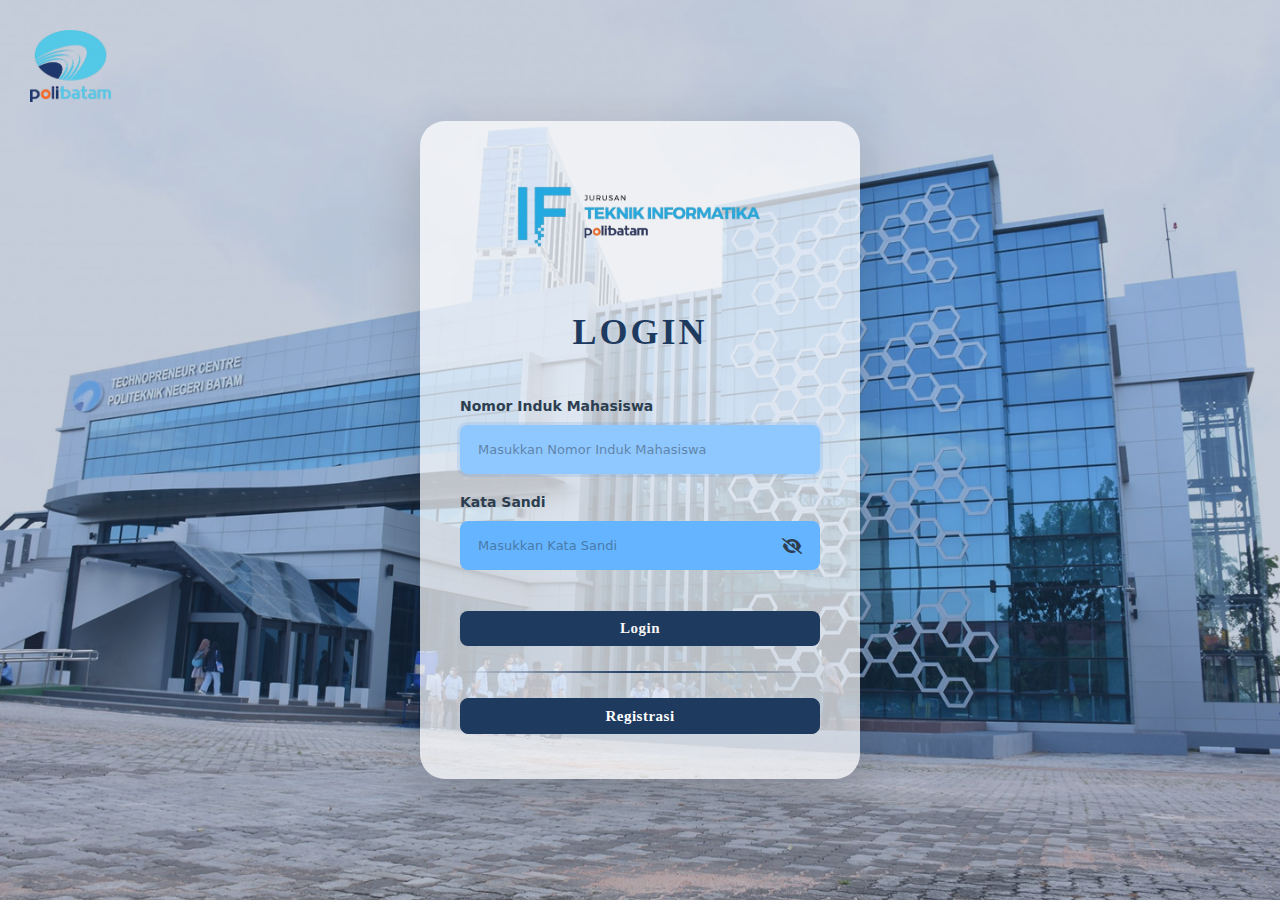
<file: IFPagi1C-6_JADWAL PERKULIAHAN MAHASISWA/index.html>
<!DOCTYPE html>
<html lang="id">

<head>
    <meta charset="UTF-8">
    <meta name="viewport" content="width=device-width, initial-scale=1.0">
    <title>Login</title>
    <link href="https://cdn.jsdelivr.net/npm/bootstrap@5.3.0/dist/css/bootstrap.min.css" rel="stylesheet">
    <link rel="stylesheet" href="https://cdnjs.cloudflare.com/ajax/libs/font-awesome/6.4.0/css/all.min.css">
    <style>
        /* body */
        body {
            margin: 0;
            padding: 0;
            min-height: 100vh;
            background-image: url('tecno.png');
            background-size: cover;
            background-position: center;
            background-repeat: no-repeat;
            display: flex;
            align-items: center;
            justify-content: center;
        }

        body::before {
            content: '';
            position: absolute;
            top: 0;
            left: 0;
            right: 0;
            bottom: 0;
            background: rgba(34, 61, 112, 0.259);
        }

        /* logo poltek */
        .logo-top-left {
            position: absolute;
            top: 30px;
            left: 30px;
            z-index: 10;
        }

        .logo-top-left img {
            width: 81px;
            height: auto;
        }

        /* container login card */
        .login-container {
            position: relative;
            z-index: 5;
            width: 100%;
            max-width: 480px;
            padding: 20px;
        }

        /* card styling */
        .login-card {
            background: rgba(255, 255, 255, 0.704);
            font-family: 'Times New Roman', Times, serif;
            border-radius: 25px;
            box-shadow: 0 20px 60px rgba(0, 0, 0, 0.2);
            padding: 30px 40px 45px 40px;
            border: none;
        }

        /* logo if */
        .logo-section {
            text-align: center;
            margin-bottom: 35px;
        }

        .logo-if {
            width: 317px;
            height: auto;
        }

        /* text login */
        .login-title {
            text-align: center;
            font-size: 36px;
            font-weight: 700;
            color: #1e3a5f;
            margin-bottom: 40px;
            letter-spacing: 3px;
        }

        /* text atas input */
        .form-label {
            font-weight: 600;
            color: #2c3e50;
            margin-bottom: 8px;
            font-size: 14px;
            font-family: system-ui, -apple-system, BlinkMacSystemFont, 'Segoe UI', Roboto, Oxygen, Ubuntu, Cantarell, 'Open Sans', 'Helvetica Neue', sans-serif;
        }

        /* input */
        .form-control {
            border: none;
            border-radius: 8px;
            padding: 14px 18px;
            font-size: 14px;
            transition: all 0.3s ease;
            background: #64b4ff;
            color: #0f1a26;
            font-family: system-ui, -apple-system, BlinkMacSystemFont, 'Segoe UI', Roboto, Oxygen, Ubuntu, Cantarell, 'Open Sans', 'Helvetica Neue', sans-serif;
        }

        .form-control:focus {
            background: #8FC7FF;
            box-shadow: 0 0 0 3px rgba(74, 144, 226, 0.15);
            outline: none;
            color: #1e3a5f;
        }

        .form-control::placeholder {
            color: rgba(46, 62, 80, 0.5);
            font-size: 13px;
        }

        /* icon mata*/
        .password-toggle {
            position: absolute;
            right: 18px;
            top: 48px;
            cursor: pointer;
            color: #2c3e50;
            transition: color 0.3s;
            font-size: 16px;
        }

        .password-toggle:hover {
            color: #FF7700;
        }

        /* BUTTON LOGIN */
        .btn-login {
            background: #1e3a5f;
            color: #f6f6f6;
            border: none;
            border-radius: 8px;
            font-weight: 600;
            font-size: 15px;
            width: 100%;
            height: auto;
            margin-top: 25px;
            transition: all 0.3s ease;
            letter-spacing: 0.5px;
        }

        .btn-login:hover {
            background: #FF7700;
            color: #f6f6f6;
            transform: translateY(-2px);
            box-shadow: 0 8px 20px rgba(30, 58, 95, 0.3);
        }

        /* garis */
        .divider {
            height: 2px;
            background: linear-gradient(to right, transparent, #1e3a5f, transparent);
            margin: 25px 0;
        }

        /* BUTTON REGISTRASI */
        .btn-register {
            background: #1e3a5f;
            color: #ffffff;
            border: 1px solid #1e3a5f;
            border-radius: 8px;
            font-weight: 600;
            font-size: 15px;
            width: 100%;
            transition: all 0.3s ease;
            letter-spacing: 0.5px;
        }

        .btn-register:hover {
            background: #FF7700;
            color: #f6f6f6;
            transform: translateY(-2px);
            box-shadow: 0 8px 20px rgba(30, 58, 95, 0.2);
        }

        @media (max-width: 576px) {
            .logo-top-left {
                top: 20px;
                left: 20px;
            }

            .logo-top-left img {
                width: 90px;
            }

            .login-card {
                padding: 35px 30px;
            }

            .login-title {
                font-size: 32px;
            }
        }
    </style>
</head>

<body>

    <!-- logo poltek -->
    <div class="logo-top-left">
        <img src="logopeltek.png" alt="Logo Polibatam">
    </div>

    <!-- MAIN CONTAINER -->
    <div class="login-container">
        <!-- LOGIN CARD -->
        <div class="login-card">
            <!-- logo if -->
            <div class="logo-section">
                <img src="logo_if.png" alt="Logo IF" class="logo-if">
            </div>
            <h2 class="login-title">LOGIN</h2>
            <!-- FORM LOGIN -->
            <form id="loginForm">

                <!-- Input Nomor Induk Mahasiswa -->
                <div class="mb-3">
                    <label for="nomorInduk" class="form-label">Nomor Induk Mahasiswa</label>
                    <input type="text" class="form-control" id="nomorInduk" placeholder="Masukkan Nomor Induk Mahasiswa"
                        required>
                </div>

                <!-- Input Kata Sandi dengan Toggle -->
                <div class="mb-3 position-relative">
                    <label for="kataSandi" class="form-label">Kata Sandi</label>
                    <input type="password" class="form-control" id="kataSandi" placeholder="Masukkan Kata Sandi"
                        required>
                    <i class="fas fa-eye-slash password-toggle" id="togglePassword"></i>
                </div>

                <!-- Button Login -->
                <button type="submit" class="btn btn-login">
                    Login
                </button>

                <!-- garis -->
                <div class="divider"></div>

                <!-- Button Registrasi -->
                <button type="button" class="btn btn-register" onclick="window.location.href='registrasi.html'">
                    Registrasi
                </button>

            </form>

        </div>
    </div>
    <!-- Bootstrap js -->
    <script src="https://cdn.jsdelivr.net/npm/bootstrap@5.3.0/dist/js/bootstrap.bundle.min.js"></script>

    <!-- JAVASCRIPT -->
    <script>
        // === TOGGLE PASSWORD VISIBILITY ===
        const togglePassword = document.getElementById('togglePassword');
        const passwordInput = document.getElementById('kataSandi');

        togglePassword.addEventListener('click', function () {
            // Toggle tipe input antara password dan text
            const type = passwordInput.getAttribute('type') === 'password' ? 'text' : 'password';
            passwordInput.setAttribute('type', type);

            // Toggle icon antara eye dan eye-slash
            this.classList.toggle('fa-eye');
            this.classList.toggle('fa-eye-slash');
        });

        // === FORM VALIDATION DAN SUBMIT ===
        const loginForm = document.getElementById('loginForm');

        loginForm.addEventListener('submit', function (e) {
            e.preventDefault(); // Mencegah form submit default

            // Ambil nilai input
            const nomorInduk = document.getElementById('nomorInduk').value;
            const kataSandi = document.getElementById('kataSandi').value;

            // Validasi sederhana
            if (nomorInduk && kataSandi) {
                console.log('Login attempt:');
                console.log('NIM:', nomorInduk);
                console.log('Password:', kataSandi);

                alert('LOGIN BERHASIL!\nSemoga Hari mu Menyenangkan😊\nTetap Semangat, Pantang Menyerah💪🏼');
                window.location.href = "dashboard.html";
            } else {
                alert('Mohon lengkapi semua field!');
            }
        });

        window.addEventListener('load', function () {
            document.getElementById('nomorInduk').focus();
        });
    </script>
</body>

</html>
</file>
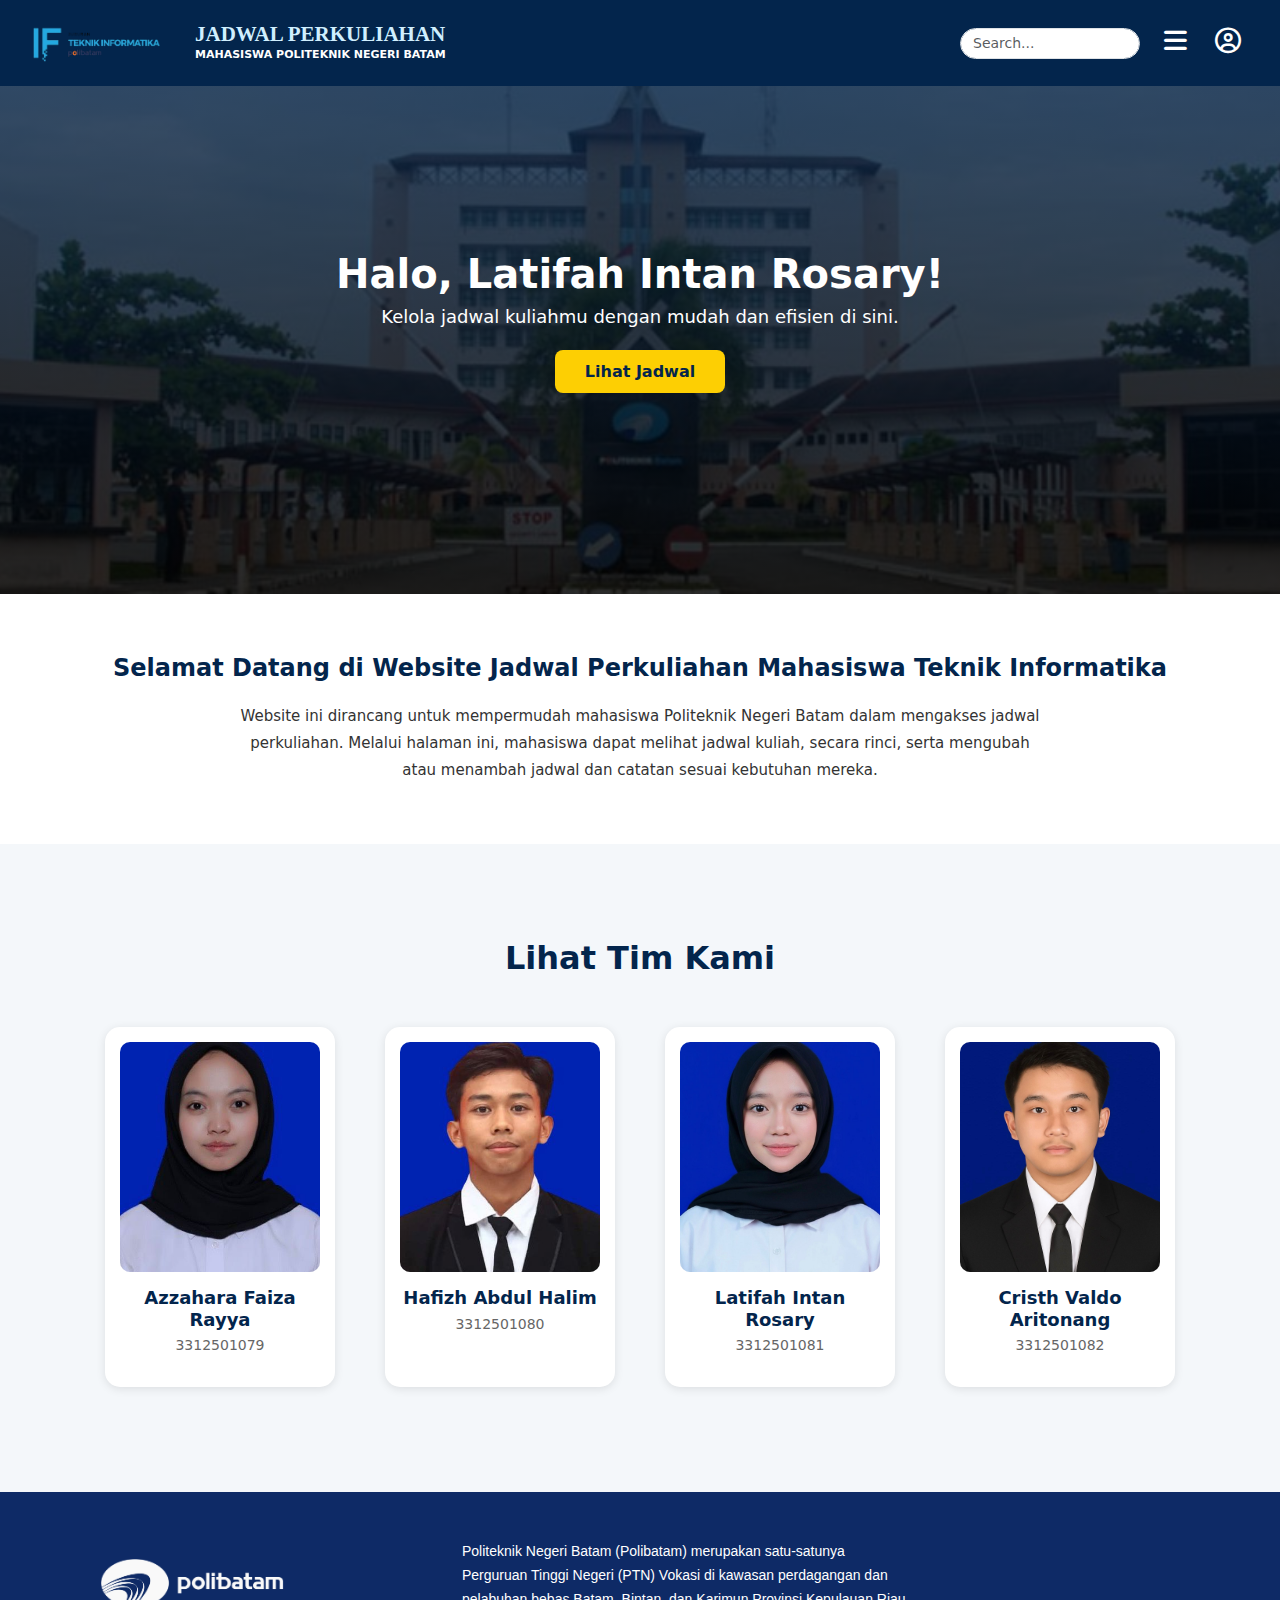
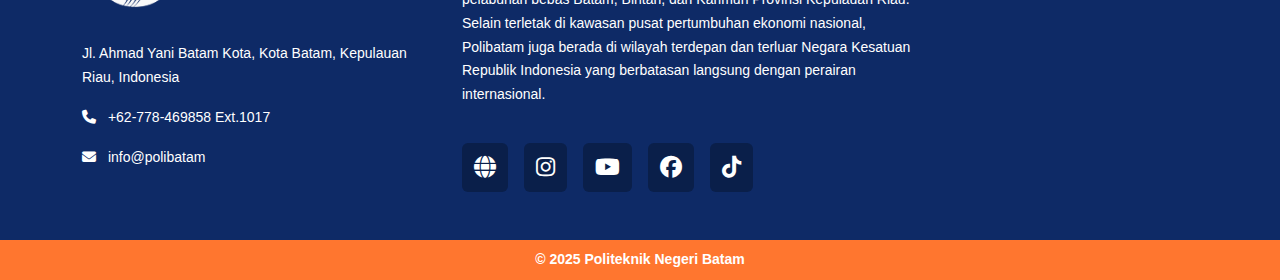
<file: IFPagi1C-6_JADWAL PERKULIAHAN MAHASISWA/dashboard.html>
<!DOCTYPE html>
<html lang="en">

<head>
  <meta charset="UTF-8" />
  <meta name="viewport" content="width=device-width, initial-scale=1.0" />
  <title>Dashboard</title>
  <link rel="stylesheet" href="styledshbrd.css" />
  <link href="https://cdn.jsdelivr.net/npm/bootstrap@5.3.3/dist/css/bootstrap.min.css" rel="stylesheet">
  <link href="https://cdnjs.cloudflare.com/ajax/libs/font-awesome/6.5.0/css/all.min.css" rel="stylesheet">
  <link rel="stylesheet" href="https://cdnjs.cloudflare.com/ajax/libs/font-awesome/6.5.0/css/all.min.css">
</head>

<body>

  <!-- NAVBAR -->
  <header class="navbar">
    <div class="nav-left">
      <img src="logo_if.png" alt="Logo Teknik Informatika" class="logo" />
      <div class="nav-text">
        <h1>JADWAL PERKULIAHAN</h1>
        <p>MAHASISWA POLITEKNIK NEGERI BATAM</p>
      </div>
    </div>

    <!-- SEARCH BAR -->
    <div class="nav-right">
      <div class="search-container me-3 position-relative">
        <input type="text" id="searchInput" placeholder="Search..." class="form-control form-control-sm"
          style="width: 180px; border-radius: 20px; padding-left: 12px;" />
        <ul id="suggestions" class="list-group position-absolute w-100" style="top: 35px; display:none; z-index:1000;">
        </ul>
      </div>


      <i class="fa-solid fa-bars menu-icon ms-2"></i>
      <i class="fa-regular fa-circle-user user-icon ms-3"></i>
    </div>
  </header>

  <!-- MENU POP-UP -->
  <div class="popup-menu" id="menuPopup">
    <ul>
      <li><a href="dashboard.html">Dashboard</a></li>
      <li><a href="kelolajadwal.html">Kelola Jadwal</a></li>
      <li><a href="jadwalutama.html">Jadwal Utama</a></li>
    </ul>
  </div>

  <!-- USER POP-UP -->
  <div class="popup-user" id="userPopup">
    <ul>
      <li><a href="index.html">Logout</a></li>
    </ul>
  </div>

  <!-- HERO SECTION -->
  <section class="hero">
    <div class="hero-content">
      <h2>Halo, Latifah Intan Rosary!</h2>
      <p>Kelola jadwal kuliahmu dengan mudah dan efisien di sini.</p>
      <a href="jadwalutama.html" class="btn-hero">Lihat Jadwal</a>
    </div>
  </section>

  <!-- INTRO SECTION -->
  <section class="intro-section">
    <div class="container text-center">
      <h2>Selamat Datang di Website Jadwal Perkuliahan Mahasiswa Teknik Informatika</h2>
      <p>
        Website ini dirancang untuk mempermudah mahasiswa Politeknik Negeri Batam dalam
        mengakses jadwal perkuliahan. Melalui halaman ini, mahasiswa dapat melihat jadwal kuliah,
        secara rinci, serta mengubah atau menambah jadwal dan catatan sesuai kebutuhan mereka.
      </p>
    </div>
  </section>

  <!-- CEK TIM KAMI -->
  <section class="team-section">
    <h2>Lihat Tim Kami</h2>
    <div class="team-container">
      <div class="team-card">
        <img src="pas zara.jpg" alt="Anggota 1">
        <h3>Azzahara Faiza Rayya</h3>
        <p>3312501079</p>
      </div>
      <div class="team-card">
        <img src="pas apis.jpg" alt="Anggota 2">
        <h3>Hafizh Abdul Halim</h3>
        <p>3312501080</p>
      </div>
      <div class="team-card">
        <img src="pas tifa.jpg" alt="Anggota 3">
        <h3>Latifah Intan Rosary</h3>
        <p>3312501081</p>
      </div>
      <div class="team-card">
        <img src="pas kris.jpg" alt="Anggota 4">
        <h3>Cristh Valdo Aritonang</h3>
        <p>3312501082</p>
      </div>
    </div>
  </section>

  <!-- FOOTER -->
  <footer class="footer">
    <div class="container py-5 text-white">
      <div class="row gy-4">

        <!-- Kiri -->
        <div class="col-md-4">
          <img src="logo_poltek.png" alt="Logo Polibatam" class="img-fluid mb-3" style="width:220px;">
          <p>Jl. Ahmad Yani Batam Kota, Kota Batam, Kepulauan Riau, Indonesia</p>
          <p><i class="fa fa-phone me-2"></i> +62-778-469858 Ext.1017</p>
          <p><i class="fa fa-envelope me-2"></i> info@polibatam</p>
        </div>

        <!-- Tengah -->
        <div class="col-md-5">
          <p>
            Politeknik Negeri Batam (Polibatam) merupakan satu-satunya Perguruan Tinggi Negeri (PTN)
            Vokasi di kawasan perdagangan dan pelabuhan bebas Batam, Bintan, dan Karimun Provinsi Kepulauan Riau.
            Selain terletak di kawasan pusat pertumbuhan ekonomi nasional, Polibatam juga berada di wilayah terdepan
            dan terluar Negara Kesatuan Republik Indonesia yang berbatasan langsung dengan perairan internasional.
          </p>

          <div class="d-flex gap-3 mt-3">
            <a href="https://www.polibatam.ac.id/" class="social-icon"><i class="fas fa-globe"></i></a>
            <a href="https://www.instagram.com/polibatamofficial/" class="social-icon"><i
                class="fab fa-instagram"></i></a>
            <a href="https://www.youtube.com/@PolibatamTV" class="social-icon"><i class="fab fa-youtube"></i></a>
            <a href="https://www.facebook.com/polibatamofficial?locale=id_ID" class="social-icon"><i
                class="fab fa-facebook"></i></a>
            <a href="https://www.tiktok.com/@polibatamtv" class="social-icon"><i class="fab fa-tiktok"></i></a>
          </div>
        </div>

        <!-- Kanan -->
        <div class="col-md-3">
          <iframe
            src="https://www.google.com/maps/embed?pb=!1m18!1m12!1m3!1d3989.0578062716795!2d104.04588167472417!3d1.1187204988705555!2m3!1f0!2f0!3f0!3m2!1i1024!2i768!4f13.1!3m3!1m2!1s0x31d98921856ddfab%3A0xf9d9fc65ca00c9d!2sPoliteknik%20Negeri%20Batam!5e0!3m2!1sid!2sid!4v1760974510578!5m2!1sid!2sid"
            width="100%" height="200" style="border:0;" allowfullscreen="" loading="lazy">
          </iframe>
        </div>
      </div>
    </div>

    <div class="footer-bottom text-center py-2">
      <p class="mb-0">&copy; 2025 Politeknik Negeri Batam</p>
    </div>
  </footer>

  <script>
    const menuIcon = document.querySelector('.menu-icon');
    const userIcon = document.querySelector('.user-icon');
    const menuPopup = document.getElementById('menuPopup');
    const userPopup = document.getElementById('userPopup');

    menuIcon.addEventListener('click', () => {
      menuPopup.style.display = menuPopup.style.display === 'block' ? 'none' : 'block';
      userPopup.style.display = 'none';
    });

    userIcon.addEventListener('click', () => {
      userPopup.style.display = userPopup.style.display === 'block' ? 'none' : 'block';
      menuPopup.style.display = 'none';
    });

    window.addEventListener('click', (e) => {
      if (!menuPopup.contains(e.target) && !menuIcon.contains(e.target) &&
        !userPopup.contains(e.target) && !userIcon.contains(e.target)) {
        menuPopup.style.display = 'none';
        userPopup.style.display = 'none';
      }
    });

    const searchInput = document.getElementById("searchInput");
    const suggestions = document.getElementById("suggestions");

    const keywords = [
      { words: ["edit jadwal", "ubah jadwal", "tanggal", "kalender jadwal", "tambah catatan", "catatan jadwal"], page: "kelolajadwal.html", label: "Kelola Jadwal" },
      { words: ["jadwal utama", "jadwal default", "jadwal mata kuliah"], page: "jadwalutama.html", label: "Jadwal Utama" },
      { words: ["beranda", "dashboard", "home"], page: "dashboard.html", label: "Dashboard" }
    ];

    let currentFocus = -1;
    let selectableItems = [];

    searchInput.addEventListener("input", function () {
      const inputValue = this.value.toLowerCase();
      suggestions.innerHTML = "";
      if (!inputValue) {
        suggestions.style.display = "none";
        return;
      }

      let keywordMatches = [];
      let pageMatches = new Map();

      keywords.forEach(group => {
        let hasKeyword = false;
        group.words.forEach(word => {
          if (word.toLowerCase().includes(inputValue)) {
            keywordMatches.push({ word, page: group.page });
            hasKeyword = true;
          }
        });
        if (hasKeyword) pageMatches.set(group.page, group.label);
      });

      if (keywordMatches.length > 0) {
        suggestions.style.display = "block";

        // list keyword
        keywordMatches.forEach(item => {
          const li = document.createElement("li");
          li.textContent = item.word;
          li.dataset.page = item.page;
          li.addEventListener("click", () => {
            window.location.href = item.page;
          });
          suggestions.appendChild(li);
        });

        // divider
        const divider = document.createElement("li");
        divider.style.borderTop = "1px solid #ddd";
        divider.style.margin = "5px 0";
        divider.style.cursor = "default";
        divider.style.background = "#f9f9f9";
        suggestions.appendChild(divider);

        // tampilkan nama halaman (bukan nama file)
        pageMatches.forEach((label, page) => {
          const li = document.createElement("li");
          li.innerHTML = `<span style="color:#777;">→ ${label}</span>`;
          li.style.fontSize = "13px";
          li.style.textAlign = "center";
          li.dataset.page = page;
          li.addEventListener("click", () => {
            window.location.href = page;
          });
          suggestions.appendChild(li);
        });

        selectableItems = Array.from(suggestions.querySelectorAll("li")).filter(
          li => li.style.cursor !== "default"
        );
      } else {
        suggestions.style.display = "none";
      }

      currentFocus = -1;
    });

    searchInput.addEventListener("keydown", function (e) {
      if (!suggestions.style.display || suggestions.style.display === "none") return;

      if (e.key === "ArrowDown") {
        e.preventDefault();
        currentFocus++;
        addActive(selectableItems);
      } else if (e.key === "ArrowUp") {
        e.preventDefault();
        currentFocus--;
        addActive(selectableItems);
      } else if (e.key === "Enter") {
        e.preventDefault();
        if (currentFocus > -1 && selectableItems[currentFocus]) {
          selectableItems[currentFocus].click();
        }
      }
    });

    function addActive(items) {
      if (!items.length) return;
      removeActive(items);
      if (currentFocus >= items.length) currentFocus = 0;
      if (currentFocus < 0) currentFocus = items.length - 1;
      items[currentFocus].classList.add("active");
      items[currentFocus].scrollIntoView({ block: "nearest" });
    }

    function removeActive(items) {
      items.forEach(item => item.classList.remove("active"));
    }

  </script>
</body>

</html>

</body>

</html>
</file>
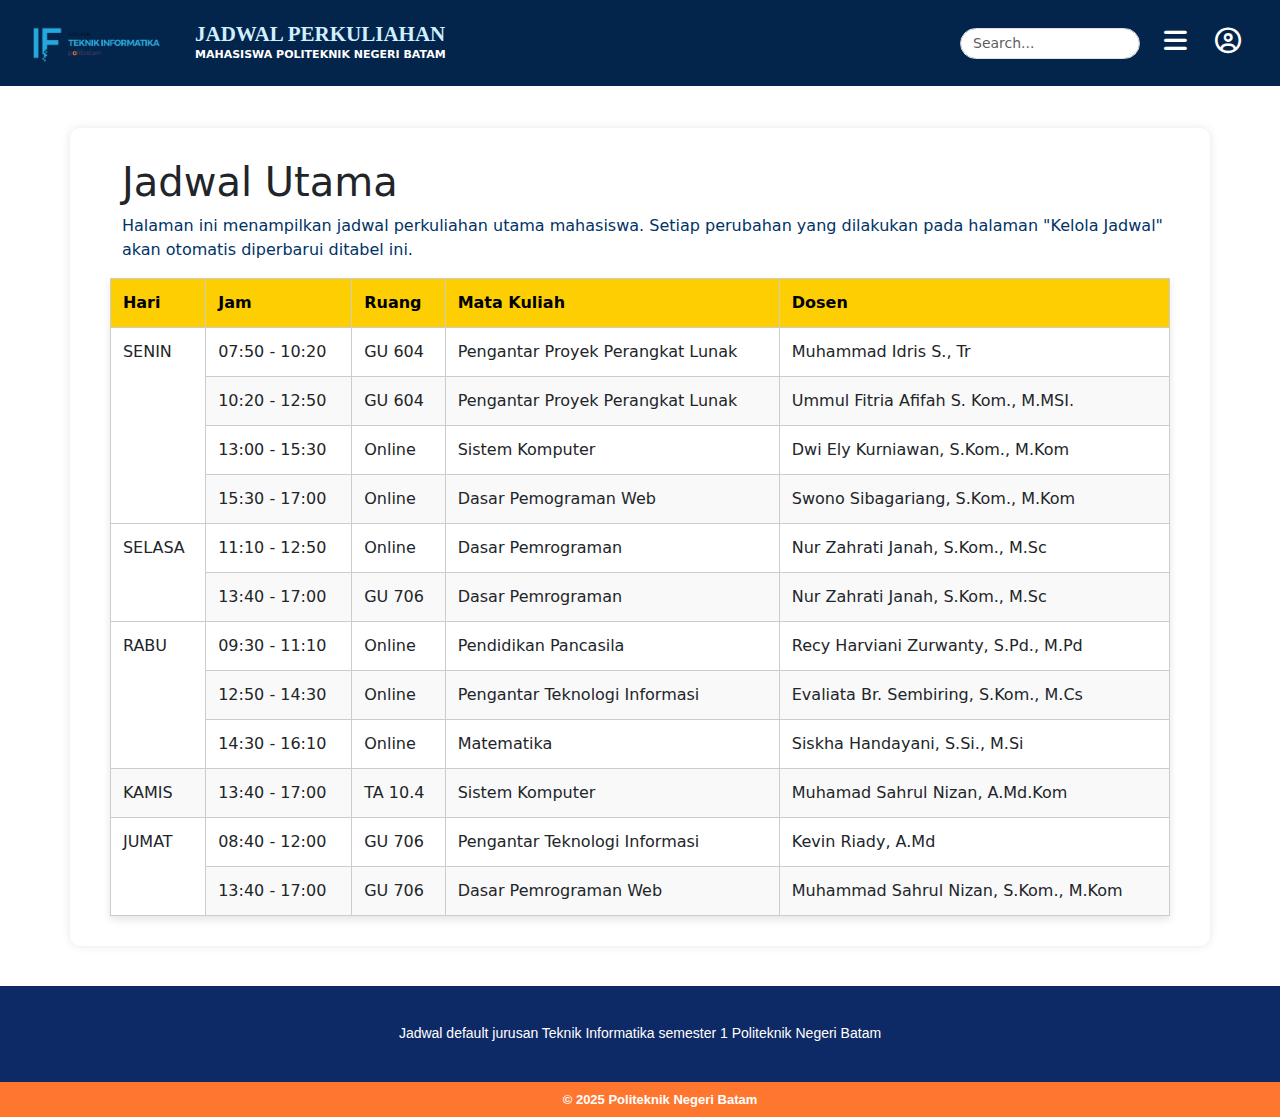
<file: IFPagi1C-6_JADWAL PERKULIAHAN MAHASISWA/jadwalutama.html>
<!DOCTYPE html>
<html lang="en">

<head>
    <meta charset="UTF-8">
    <meta name="viewport" content="width=device-width, initial-scale=1.0">
    <title>Jadwal Utama Mata Kuliah</title>
    <link rel="stylesheet" href="styleju.css">
    <link href="https://cdn.jsdelivr.net/npm/bootstrap@5.3.3/dist/css/bootstrap.min.css" rel="stylesheet">
    <link href="https://cdnjs.cloudflare.com/ajax/libs/font-awesome/6.5.0/css/all.min.css" rel="stylesheet">
    <link rel="stylesheet" href="https://cdnjs.cloudflare.com/ajax/libs/font-awesome/6.5.0/css/all.min.css">
</head>

<body>
  <!-- NAVBAR -->
  <header class="navbar">
    <div class="nav-left">
      <img src="logo_if.png" alt="Logo Teknik Informatika" class="logo" />
      <div class="nav-text">
        <h1>JADWAL PERKULIAHAN</h1>
        <p>MAHASISWA POLITEKNIK NEGERI BATAM</p>
      </div>
    </div>

      <!-- SEARCH BAR -->
      <div class="nav-right">
      <div class="search-container me-3 position-relative">
        <input type="text" id="searchInput" placeholder="Search..." class="form-control form-control-sm"
          style="width: 180px; border-radius: 20px; padding-left: 12px;" />
        <ul id="suggestions" class="list-group position-absolute w-100" style="top: 35px; display:none; z-index:1000;">
        </ul>
      </div>


      <i class="fa-solid fa-bars menu-icon ms-2"></i>
      <i class="fa-regular fa-circle-user user-icon ms-3"></i>
    </div>
  </header>

    <!-- MENU POP-UP -->
    <div class="popup-menu" id="menuPopup">
        <ul>
            <li><a href="dashboard.html">Dashboard</a></li>
            <li><a href="kelolajadwal.html">Kelola Jadwal</a></li>
            <li><a href="jadwalutama.html">Jadwal Utama</a></li>
        </ul>
    </div>

    <!-- USER POP-UP -->
    <div class="popup-user" id="userPopup">
        <ul>
            <li><a href="index.html">Logout</a></li>
        </ul>
    </div>
    <div class="container">
        <h1>Jadwal Utama</h1>
        <p>Halaman ini menampilkan jadwal perkuliahan utama mahasiswa.
            Setiap perubahan yang dilakukan pada halaman "Kelola Jadwal" akan otomatis diperbarui ditabel ini.
        </p>
        <table class="jadwal-table">
            <thead>
                <tr>
                    <th style="color: black;">Hari</th>
                    <th style="color: black;">Jam</th>
                    <th style="color: black;">Ruang</th>
                    <th style="color: black;">Mata Kuliah</th>
                    <th style="color: black;">Dosen</th>
                </tr>
            </thead>
            <tbody>
                <!-- SENIN -->
                <tr>
                    <td rowspan="4">SENIN</td>
                    <td>07:50 - 10:20</td>
                    <td>GU 604</td>
                    <td>Pengantar Proyek Perangkat Lunak</td>
                    <td>Muhammad Idris S., Tr</td>
                </tr>
                <tr>
                    <td>10:20 - 12:50</td>
                    <td>GU 604</td>
                    <td>Pengantar Proyek Perangkat Lunak</td>
                    <td>Ummul Fitria Afifah S. Kom., M.MSI.</td>
                </tr>
                <tr>
                    <td>13:00 - 15:30</td>
                    <td>Online</td>
                    <td>Sistem Komputer</td>
                    <td>Dwi Ely Kurniawan, S.Kom., M.Kom</td>
                </tr>
                <tr>
                    <td>15:30 - 17:00</td>
                    <td>Online</td>
                    <td>Dasar Pemograman Web</td>
                    <td>Swono Sibagariang, S.Kom., M.Kom</td>
                </tr>

                <!-- SELASA (2 sesi saja) -->
                <tr>
                    <td rowspan="2">SELASA</td>
                    <td>11:10 - 12:50</td>
                    <td>Online</td>
                    <td>Dasar Pemrograman</td>
                    <td>Nur Zahrati Janah, S.Kom., M.Sc</td>
                </tr>
                <tr>
                    <td>13:40 - 17:00</td>
                    <td>GU 706</td>
                    <td>Dasar Pemrograman</td>
                    <td>Nur Zahrati Janah, S.Kom., M.Sc </td>
                </tr>

                <!-- RABU (3 sesi saja) -->
                <tr>
                    <td rowspan="3">RABU</td>
                    <td>09:30 - 11:10</td>
                    <td>Online</td>
                    <td>Pendidikan Pancasila</td>
                    <td>Recy Harviani Zurwanty, S.Pd., M.Pd</td>
                </tr>
                <tr>
                    <td>12:50 - 14:30</td>
                    <td>Online</td>
                    <td>Pengantar Teknologi Informasi</td>
                    <td>Evaliata Br. Sembiring, S.Kom., M.Cs</td>
                </tr>
                <tr>
                    <td>14:30 - 16:10</td>
                    <td>Online</td>
                    <td>Matematika</td>
                    <td>Siskha Handayani, S.Si., M.Si</td>
                </tr>
                <!-- KAMIS -->
                <tr>
                    <td>KAMIS</td>
                    <td>13:40 - 17:00</td>
                    <td>TA 10.4</td>
                    <td>Sistem Komputer</td>
                    <td>Muhamad Sahrul Nizan, A.Md.Kom</td>
                </tr>

                <!-- JUMAT -->
                <tr>
                    <td rowspan="2">JUMAT</td>
                    <td>08:40 - 12:00</td>
                    <td>GU 706</td>
                    <td>Pengantar Teknologi Informasi</td>
                    <td>Kevin Riady, A.Md</td>
                </tr>
                <tr>
                    <td>13:40 - 17:00</td>
                    <td>GU 706</td>
                    <td>Dasar Pemrograman Web</td>
                    <td>Muhammad Sahrul Nizan, S.Kom., M.Kom</td>
                </tr>
            </tbody>
        </table>
    </div>
    <!-- Footer -->
    <footer class="footer">
        <div class="footer-top text-white py-4">
            <div class="footer-container">
                <p>Jadwal default jurusan Teknik Informatika semester 1 Politeknik Negeri Batam </p>
            </div>
        </div>
        <div class="footer-bottom text-center py-2">
            <p class="mb-0">&copy; 2025 Politeknik Negeri Batam</p>
        </div>
    </footer>
    <script src="scriptju.js"></script>
</body>

</html>
</file>
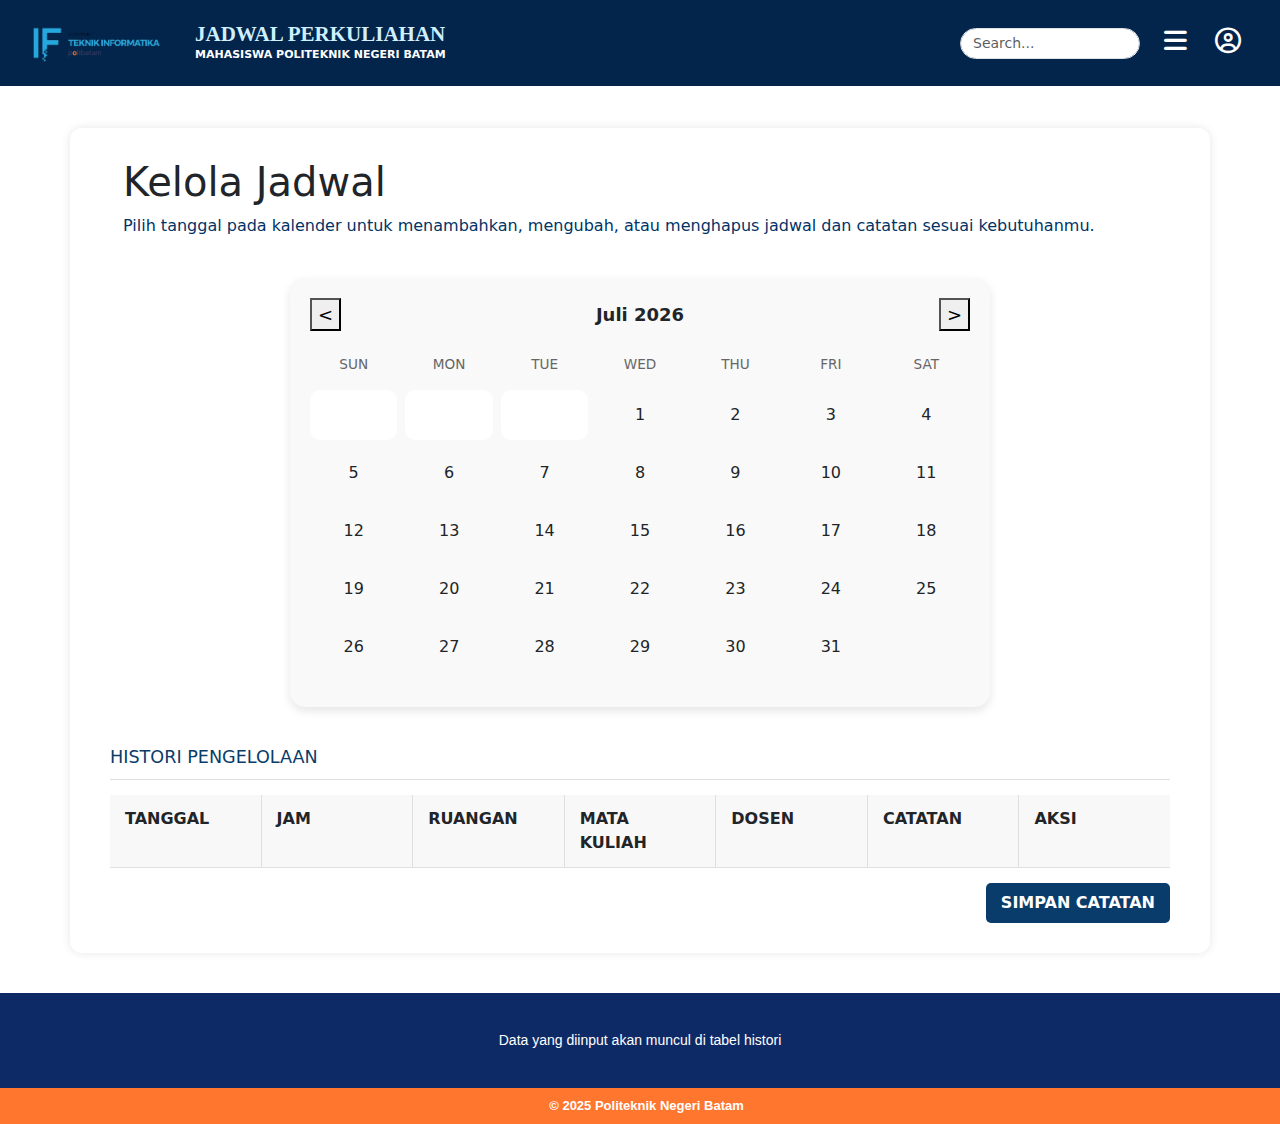
<file: IFPagi1C-6_JADWAL PERKULIAHAN MAHASISWA/kelolajadwal.html>
<!DOCTYPE html>
<html lang="id">

<head>
    <meta charset="UTF-8" />
    <meta name="viewport" content="width=device-width, initial-scale=1.0" />
    <title>Kelola Jadwal Perkuliahan</title>
    <link rel="stylesheet" href="stylekj.css" />
    <link href="https://cdn.jsdelivr.net/npm/bootstrap@5.3.3/dist/css/bootstrap.min.css" rel="stylesheet" />
    <link href="https://cdnjs.cloudflare.com/ajax/libs/font-awesome/6.5.0/css/all.min.css" rel="stylesheet" />
</head>

<body>
    <!-- NAVBAR -->
    <header class="navbar">
        <div class="nav-left">
            <img src="logo_if.png" alt="Logo Teknik Informatika" class="logo" />
            <div class="nav-text">
                <h1>JADWAL PERKULIAHAN</h1>
                <p>MAHASISWA POLITEKNIK NEGERI BATAM</p>
            </div>
        </div>

        <!-- SEARCH BAR -->
        <div class="nav-right">
            <div class="search-container me-3 position-relative">
                <input type="text" id="searchInput" placeholder="Search..." class="form-control form-control-sm"
                    style="width: 180px; border-radius: 20px; padding-left: 12px;" />
                <ul id="suggestions" class="list-group position-absolute w-100"
                    style="top: 35px; display:none; z-index:1000;">
                </ul>
            </div>


            <i class="fa-solid fa-bars menu-icon ms-2"></i>
            <i class="fa-regular fa-circle-user user-icon ms-3"></i>
        </div>
    </header>

    <!-- MENU POP-UP -->
    <div class="popup-menu" id="menuPopup">
        <ul>
            <li><a href="dashboard.html">Dashboard</a></li>
            <li><a href="kelolajadwal.html">Kelola Jadwal</a></li>
            <li><a href="jadwalutama.html">Jadwal Utama</a></li>
        </ul>
    </div>

    <!-- USER POP-UP -->
    <div class="popup-user" id="userPopup">
        <ul>
            <li><a href="index.html">Logout</a></li>
        </ul>
    </div>

    <!-- MAIN CONTENT -->
    <div class="container">
        <h1>Kelola Jadwal</h1>
        <p>
            Pilih tanggal pada kalender untuk menambahkan, mengubah, atau menghapus jadwal dan catatan sesuai kebutuhanmu.
        </p>

        <!-- Kalender -->
        <div class="calendar">
            <div class="calendar-header">
                <button id="prevMonth">&lt;</button>
                <span id="currentMonthYear"></span>
                <button id="nextMonth">&gt;</button>
            </div>

            <div class="calendar-grid" id="calendarGrid"></div>

            <div class="calendar-time">
                <span id="timeLabel"></span>
            </div>
        </div>


        <!-- Histori Pengelolaan -->
        <div class="student-notes">
            <h4>HISTORI PENGELOLAAN</h4>
            <div class="notes-table" id="mainNotesTable">
                <div class="notes-row header-row">
                    <div class="notes-col">TANGGAL</div>
                    <div class="notes-col">JAM</div>
                    <div class="notes-col">RUANGAN</div>
                    <div class="notes-col">MATA KULIAH</div>
                    <div class="notes-col">DOSEN</div>
                    <div class="notes-col catatan-col">CATATAN</div>
                    <div class="notes-col">AKSI</div>
                </div>
            </div>
            <div class="main-save-action">
                <button id="saveMainNotes">SIMPAN CATATAN</button>
            </div>
        </div>
    </div>

    <!-- POPUP INPUT JADWAL -->
    <div class="popup-overlay" id="jadwalInputPopup">
        <div class="popup-content">
            <h3>Masukkan Jadwal Kuliah</h3>
            <select id="mataKuliahSelect">
                <option value="" disabled selected>Pilih Mata Kuliah</option>
                <option value="DASPRO WEB">DASPRO WEB</option>
                <option value="DASPRO">DASPRO</option>
                <option value="SISKOM">SISKOM</option>
                <option value="MTK">MTK</option>
                <option value="PKN">PKN</option>
                <option value="PTI">PTI</option>
                <option value="PPPL">PPPL</option>
            </select>

            <select id="dosenSelect">
                <option value="">Pilih Dosen</option>
                <option value="NUR ZAHRATI">NUR ZAHRATI JANAH, S.Kom., M.Kom</option>
                <option value="UMMUL">UMMUL FITRI AFIFAH, S.Kom., M.MSI</option>
                <option value="EVA">EVALIATA BR.SEMBIRING, S.Kom., M.Kom</option>
                <option value="NIZAN">MUHAMMAD SAHRUL NIZAN, A.Md.Kom</option>
                <option value="SWONO">SWONO SIBAGARIANG, S.Kom., M.Kom</option>
                <option value="DWI ELY">DWI ELY KURNIAWAN, S.PD., M.Kom</option>
                <option value="SISKHA">SISKHA HANDAYANI, S.Si., M.Si</option>
                <option value="RECY">RECY HARTIAYNI ZURWANTY, S.Pd., M.Pd</option>
                <option value="KEVIN">KEVIN RIADY, A.MD.Kom</option>
            </select>

            <select id="ruanganSelect">
                <option value="">Pilih Ruangan</option>
                <option value="GU 604">GU 604</option>
                <option value="GU 706">GU 706</option>
                <option value="TA 10.4">TA 10.4</option>
                <option value="ONLINE">ONLINE</option>
            </select>

            <select id="waktuSelect">
                <option value="">Pilih Waktu</option>
                <option value="07.50-08.40">07.50-08.40</option>
                <option value="08.40-09.30">08.40-09.30</option>
                <option value="09.30-10.20">09.30-10.20</option>
                <option value="10.20-11.10">10.20-11.10</option>
                <option value="11.10-12.00">11.10-12.00</option>
                <option value="12.00-12.50">12.00-12.50</option>
                <option value="12.50-13.40">12.50-13.40</option>
                <option value="13.40-14.30">13.40-14.30</option>
                <option value="14.30-15.20">14.30-15.20</option>
                <option value="15.20-16.10">15.20-16.10</option>
                <option value="16.10-17.00">16.10-17.00</option>
            </select>

            <input type="text" id="catatanInput" placeholder="Catatan tambahan..." />

            <div class="button-group">
                <button id="kirimJadwal">KIRIM</button>
                <button id="batalJadwal">BATAL</button>
            </div>
        </div>
    </div>

    <!-- Footer -->
    <footer class="footer">
        <div class="footer-top text-white py-4">
            <div class="footer-container">
                <p>Data yang diinput akan muncul di tabel histori</p>
            </div>
        </div>
        <div class="footer-bottom text-center py-2">
            <p class="mb-0">&copy; 2025 Politeknik Negeri Batam</p>
        </div>
    </footer>

    <script src="scriptkj.js"></script>
</body>

</html>
</file>
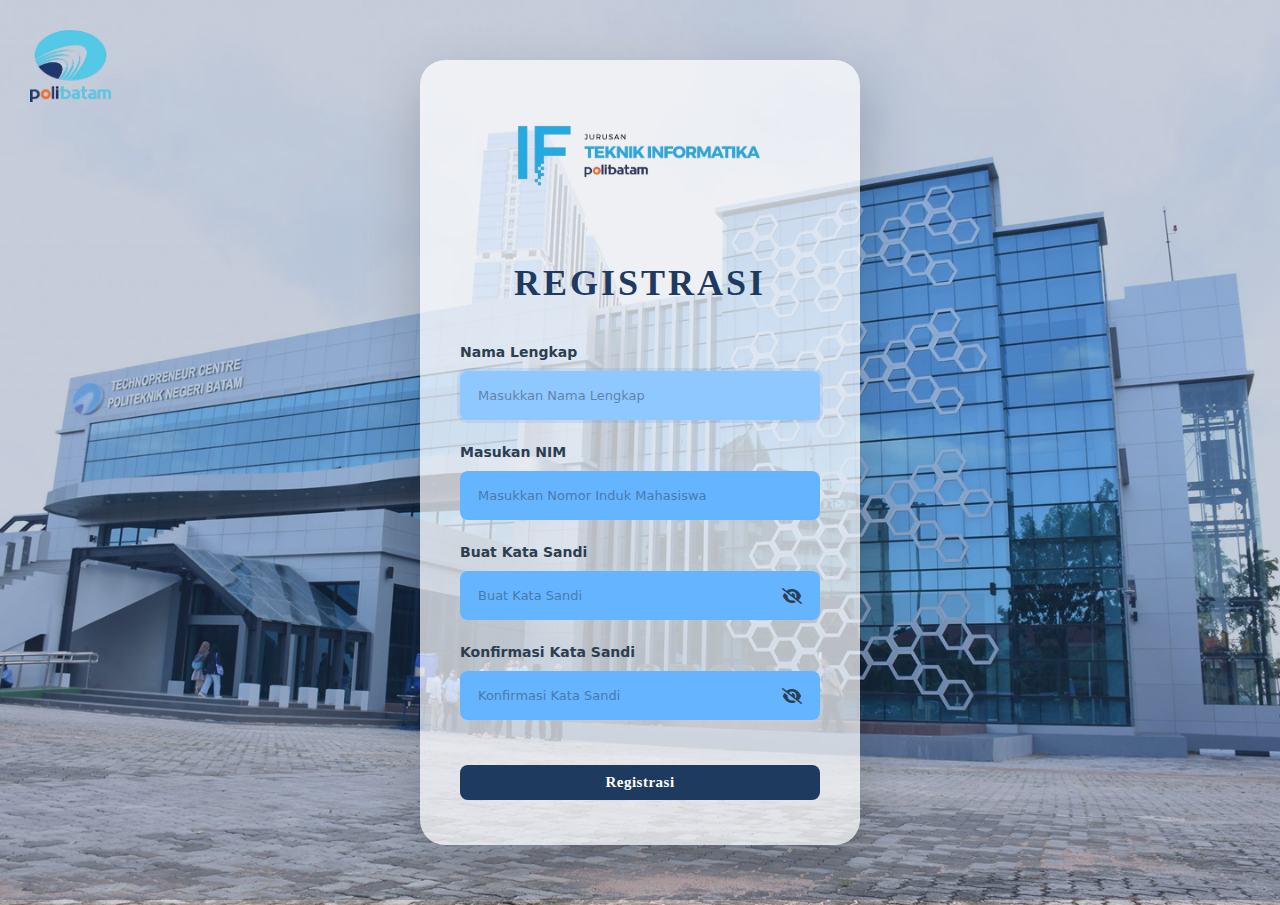
<file: IFPagi1C-6_JADWAL PERKULIAHAN MAHASISWA/registrasi.html>
<!DOCTYPE html>
<html lang="id">

<head>
    <meta charset="UTF-8">
    <meta name="viewport" content="width=device-width, initial-scale=1.0">
    <title>Registrasi</title>
    <link href="https://cdn.jsdelivr.net/npm/bootstrap@5.3.0/dist/css/bootstrap.min.css" rel="stylesheet">
    <link rel="stylesheet" href="https://cdnjs.cloudflare.com/ajax/libs/font-awesome/6.4.0/css/all.min.css">

    <style>
        /* body */
        body {
            margin: 0;
            padding: 0;
            min-height: 100vh;
            background-image: url('tecno.png');
            background-size: cover;
            background-position: center;
            background-repeat: no-repeat;
            display: flex;
            align-items: center;
            justify-content: center;
            padding: 40px 0;
        }

        body::before {
            content: '';
            position: absolute;
            top: 0;
            left: 0;
            right: 0;
            bottom: 0;
            background: rgba(34, 61, 112, 0.259);
        }

        /* logo poltek */
        .logo-top-left {
            position: absolute;
            top: 30px;
            left: 30px;
            z-index: 10;
        }

        .logo-top-left img {
            width: 81px;
            height: auto;
        }

        /* container registrasi card */
        .register-container {
            position: relative;
            z-index: 5;
            width: 100%;
            max-width: 480px;
            padding: 20px;
            font-family: 'Times New Roman', Times, serif;
        }



        /* card styling */
        .register-card {
            background: rgba(255, 255, 255, 0.704);
            border-radius: 25px;
            box-shadow: 0 20px 60px rgba(0, 0, 0, 0.2);
            padding: 30px 40px 45px 40px;
            border: none;
        }

        /* logo if */
        .logo-section {
            text-align: center;
            margin-bottom: 35px;
        }

        .logo-if {
            width: 317px;
            height: auto;
            margin-bottom: 12px;
        }

        /* text registrasi */
        .register-title {
            text-align: center;
            font-size: 36px;
            font-weight: 700;
            color: #1e3a5f;
            margin-bottom: 35px;
            letter-spacing: 3px;
        }

        /* text atas input */
        .form-label {
            font-weight: 600;
            color: #2c3e50;
            margin-bottom: 8px;
            font-size: 14px;
            font-family: system-ui, -apple-system, BlinkMacSystemFont, 'Segoe UI', Roboto, Oxygen, Ubuntu, Cantarell, 'Open Sans', 'Helvetica Neue', sans-serif;
        }

        /* input styling  */
        .form-control {
            border: none;
            border-radius: 8px;
            padding: 14px 18px;
            font-size: 14px;
            transition: all 0.3s ease;
            background: #64b4ff;
            color: #2c3e50;
            font-family: system-ui, -apple-system, BlinkMacSystemFont, 'Segoe UI', Roboto, Oxygen, Ubuntu, Cantarell, 'Open Sans', 'Helvetica Neue', sans-serif;
        }

        .form-control:focus {
            background: #8FC7FF;
            box-shadow: 0 0 0 3px rgba(74, 144, 226, 0.15);
            outline: none;
            color: #1e3a5f;
        }

        .form-control::placeholder {
            color: rgba(46, 62, 80, 0.5);
            font-size: 13px;
        }

        /* icon mata */
        .password-toggle {
            position: absolute;
            right: 18px;
            top: 48px;
            cursor: pointer;
            color: #2c3e50;
            transition: color 0.3s;
            font-size: 16px;
        }

        .password-toggle:hover {
            color: #FF7700;
        }

        /* BUTTON REGISTRASI */
        .btn-register {
            background: #1e3a5f;
            color: white;
            border: none;
            border-radius: 8px;
            font-weight: 600;
            font-size: 15px;
            width: 100%;
            margin-top: 25px;
            transition: all 0.3s ease;
            letter-spacing: 0.5px;
        }

        .btn-register:hover {
            background: #FF7700;
            color: #f6f6f6;
            transform: translateY(-2px);
            box-shadow: 0 8px 20px rgba(30, 58, 95, 0.3);
        }

        /* jarak antara input */
        .form-group {
            margin-bottom: 20px;
        }

        @media (max-width: 576px) {
            .logo-top-left {
                top: 20px;
                left: 20px;
            }

            .logo-top-left img {
                width: 90px;
            }

            .register-card {
                padding: 35px 30px;
            }

            .register-title {
                font-size: 32px;
            }
        }
    </style>
</head>

<body>

    <!-- logo poltek -->
    <div class="logo-top-left">
        <img src="logopeltek.png" alt="Logo Polibatam">
    </div>

    <!-- MAIN CONTAINER -->
    <div class="register-container">
        <!-- REGISTRASI CARD -->
        <div class="register-card">
            <!-- logo if -->
            <div class="logo-section">
                <img src="logo_if.png" alt="Logo IF" class="logo-if">
            </div>
            <h2 class="register-title">REGISTRASI</h2>

            <!-- FORM REGISTRASI -->
            <form id="registerForm">

                <!-- Input Nama Lengkap -->
                <div class="form-group">
                    <label for="namaLengkap" class="form-label">Nama Lengkap</label>
                    <input type="text" class="form-control" id="namaLengkap" placeholder="Masukkan Nama Lengkap"
                        required>
                </div>

                <!-- Input Masukan NIM -->
                <div class="form-group">
                    <label for="nim" class="form-label">Masukan NIM</label>
                    <input type="text" class="form-control" id="nim" placeholder="Masukkan Nomor Induk Mahasiswa"
                        required>
                </div>

                <!-- Input Buat Kata Sandi dengan Toggle -->
                <div class="form-group position-relative">
                    <label for="buatKataSandi" class="form-label">Buat Kata Sandi</label>
                    <input type="password" class="form-control" id="buatKataSandi" placeholder="Buat Kata Sandi"
                        required>
                    <i class="fas fa-eye-slash password-toggle" id="togglePassword1"></i>
                </div>

                <!-- Input Konfirmasi Kata Sandi dengan Toggle -->
                <div class="form-group position-relative">
                    <label for="konfirmasiKataSandi" class="form-label">Konfirmasi Kata Sandi</label>
                    <input type="password" class="form-control" id="konfirmasiKataSandi"
                        placeholder="Konfirmasi Kata Sandi" required>
                    <i class="fas fa-eye-slash password-toggle" id="togglePassword2"></i>
                </div>

                <!-- Button Registrasi -->
                <button type="submit" class="btn btn-register">
                    Registrasi
                </button>

            </form>

        </div>
    </div>

    <!-- Bootstrap js -->
    <script src="https://cdn.jsdelivr.net/npm/bootstrap@5.3.0/dist/js/bootstrap.bundle.min.js"></script>

    <!-- === JAVASCRIPT === -->
    <script>
        // === TOGGLE PASSWORD VISIBILITY UNTUK BUAT KATA SANDI ===
        const togglePassword1 = document.getElementById('togglePassword1');
        const passwordInput1 = document.getElementById('buatKataSandi');

        togglePassword1.addEventListener('click', function () {
            // Toggle tipe input antara password dan text
            const type = passwordInput1.getAttribute('type') === 'password' ? 'text' : 'password';
            passwordInput1.setAttribute('type', type);

            // Toggle icon antara eye dan eye-slash
            this.classList.toggle('fa-eye');
            this.classList.toggle('fa-eye-slash');
        });

        // === TOGGLE PASSWORD VISIBILITY UNTUK KONFIRMASI KATA SANDI ===
        const togglePassword2 = document.getElementById('togglePassword2');
        const passwordInput2 = document.getElementById('konfirmasiKataSandi');

        togglePassword2.addEventListener('click', function () {
            // Toggle tipe input antara password dan text
            const type = passwordInput2.getAttribute('type') === 'password' ? 'text' : 'password';
            passwordInput2.setAttribute('type', type);

            // Toggle icon antara eye dan eye-slash
            this.classList.toggle('fa-eye');
            this.classList.toggle('fa-eye-slash');
        });

        // === FORM VALIDATION DAN SUBMIT ===
        const registerForm = document.getElementById('registerForm');

        registerForm.addEventListener('submit', function (e) {
            e.preventDefault(); // Mencegah form submit default

            // Ambil nilai input
            const namaLengkap = document.getElementById('namaLengkap').value;
            const nim = document.getElementById('nim').value;
            const buatKataSandi = document.getElementById('buatKataSandi').value;
            const konfirmasiKataSandi = document.getElementById('konfirmasiKataSandi').value;

            // Validasi semua field terisi
            if (!namaLengkap || !nim || !buatKataSandi || !konfirmasiKataSandi) {
                alert('Mohon lengkapi semua field!');
                return;
            }

            // Validasi password minimal 6 karakter
            if (buatKataSandi.length < 6) {
                alert('Kata sandi minimal 6 karakter!');
                return;
            }

            // Validasi password cocok
            if (buatKataSandi !== konfirmasiKataSandi) {
                alert('Konfirmasi kata sandi tidak cocok!');
                return;
            }

            // Jika semua validasi lolos
            console.log('Registrasi berhasil:');
            console.log('Nama:', namaLengkap);
            console.log('NIM:', nim);
            console.log('Password:', buatKataSandi);

            alert('Registrasi berhasil!\n\nSemangat Belajar nya🤗' + namaLengkap);
            window.location.href = 'index.html';
        });

        // === OPTIONAL: Auto-focus ke input pertama saat halaman load ===
        window.addEventListener('load', function () {
            document.getElementById('namaLengkap').focus();
        });

        // === REAL-TIME PASSWORD MATCH INDICATOR (OPTIONAL) ===
        document.getElementById('konfirmasiKataSandi').addEventListener('input', function () {
            const password = document.getElementById('buatKataSandi').value;
            const confirmPassword = this.value;

            // Bisa tambahkan visual feedback kalau password cocok/tidak
            if (confirmPassword && password !== confirmPassword) {
                this.style.borderColor = '#e74c3c';
            } else if (confirmPassword && password === confirmPassword) {
                this.style.borderColor = '#27ae60';
            } else {
                this.style.borderColor = '';
            }
        });
    </script>
</body>

</html>
</file>
<file: IFPagi1C-6_JADWAL PERKULIAHAN MAHASISWA/styledshbrd.css>
body {
  margin: 0;
  padding-top: 80px; /* jarak supaya hero gak ketiban navbar */
  overflow-x: hidden;
}

body, html {
  margin: 0;
  padding: 0;
  height: 100%;
}

body > header.navbar {
  position: fixed !important;
  top: 0;
  left: 0;
  width: 100%;
  z-index: 9999;
}

/* Navbar */
.navbar {
  display: flex;
  justify-content: space-between;
  align-items: center;
  background-color: #03254C;
  padding: 10px 60px 10px 0px;
  color: #D0EFFF;
  position: fixed;
  width: 100%;
  top: 0;
  left: 0;
  z-index: 10000; /* naikin z-index-nya */
}

.nav-left {
  display: flex;
  align-items: center;
  gap: 15px;
}

.logo {
  height: 70px;
  width: 180px;
  padding-left: 15px;
}

.nav-text h1 {
  font-size: 21px;
  margin: 0;
  font-weight: 800;
  font-family: 'Times New Roman', Times, serif;
}

.nav-text p {
  margin: 0;
  font-size: 11px;
  color: white;
  font-weight: 600;
}

.nav-right {
  position: relative;
  display: flex;
  align-items: center;
  gap: -5px;
}

.search-container {
  position: relative;
}

#suggestions {
  position: absolute;
  top: 35px;
  left: 0;
  width: 100%;
  background: white;
  border-radius: 10px;
  box-shadow: 0 2px 8px rgba(0,0,0,0.15);
  list-style: none;
  margin: 0;
  padding: 0;
  display: none;
  z-index: 1000;
}

#suggestions li {
  padding: 8px 12px;
  cursor: pointer;
  transition: all 0.2s ease;
  font-size: 14px;
  color: #333;
}

#suggestions li:last-child {
  border-bottom: none;
}

#suggestions li:hover:not(:last-child) {
  background-color: #c6c6c6;
  color: rgb(0, 0, 0);
}

#suggestions li.active {
  background-color: #c6c6c6;
  color: rgb(0, 0, 0);
}

.menu-icon {
  width: 35px;
  height: 30px;
  cursor: pointer;
  margin-right: 0;
  font-size: 28px;
  color: white;
  margin-left: 20px;
}

.user-icon {
  position: relative;
  width: 65px;
  height: 30px;
  cursor: pointer;
  font-size: 30px;
  color: white;
  margin-left: 20px;
  margin-right: 0;
}

.nav-right i {
  font-size: 26px;
  color: white;
  margin-left: 15px;
  cursor: pointer;
  transition: color 0.3s ease, transform 0.2s ease;
}

.nav-right i:hover {
  color: #FF762F;
  /* warna oranye */
  transform: scale(1.1);
}

.nav-right i:hover {
  color: #FF762F;
  transform: scale(1.1);
  text-shadow: 0 0 8px rgba(255, 118, 47, 0.5);
}

/* POPUP MENU & USER */
.popup-menu {
  position: fixed;
  top: 70px; /* turun dikit biar gak nempel navbar */
  right: 70px;
  background-color: #fff;
  border-radius: 10px;
  box-shadow: 0 2px 8px rgba(0, 0, 0, 0.2);
  display: none;
  overflow: hidden;
  z-index: 9999; /* pastiin di bawah navbar */
}

.popup-user {
  position: fixed;
  top: 70px;
  right: 30px;
  background-color: #fff;
  border-radius: 10px;
  box-shadow: 0 2px 8px rgba(0, 0, 0, 0.2);
  display: none;
  overflow: hidden;
  z-index: 9999;
}

.popup-menu ul,
.popup-user ul {
  list-style: none;
  margin: 0;
  padding: 0;
}

.popup-menu li a,
.popup-user li a {
  display: block;
  padding: 12px 20px;
  color: #002147;
  text-decoration: none;
  transition: 0.3s;
}

.popup-menu li a:hover,
.popup-user li a:hover {
  background-color: #FF762F;
  color: #fff;
}

/* HERO SECTION */
.hero {
  margin-top: 100px; /* biar ga ketiban navbar */
  background: linear-gradient(rgba(3, 37, 76, 0.8), rgba(0, 0, 0, 0.8)),
    url('home.jpg') center/cover no-repeat;
  height: 66vh; /* biar hero-nya gede full layar */
  width: 100%;
  display: flex;
  justify-content: center;
  align-items: center;
  text-align: center;
  color: white;
  padding: 0 20px;
  position: relative;
  z-index: 1; /* biar di bawah navbar & popup */
  margin-top: 0; /* jangan tumpuk navbar */
}

.hero-content h2 {
  font-size: 40px;
  font-weight: 700;
  margin-bottom: 5px;
  margin-top: 40px;
}

.hero-content p {
  font-size: 18px;
  font-weight: 300;
  margin-bottom: 30px;
  margin-top: 2px;
}

.btn-hero {
  background-color: #fdcf03;
  color: #03254C;
  padding: 12px 30px;
  text-decoration: none;
  border-radius: 8px;
  font-weight: 600;
  transition: 0.3s;
  margin-bottom: 100px;
}

.btn-hero:hover {
  background-color: #fff;
  color: #03254C;
}

/* INTRO SECTION */
.intro-section {
  background-color: white;
  padding: 60px 20px;
}

.intro-section h2 {
  font-size: 24px;
  font-weight: 700;
  color: #03254C;
  margin-bottom: 20px;
}

.intro-section p {
  font-size: 15px;
  line-height: 1.8;
  color: #333;
  max-width: 800px;
  margin: 0 auto;
}

/* TEAM SECTION */
.team-section {
  text-align: center;
  padding: 80px 20px;
  margin-bottom: 0;
  background-color: #f4f7fa;
  color: #03254C;
}


.team-section h2 {
  font-size: 32px;
  margin-bottom: 50px;
  margin-top: 15px;
  font-weight: 700;
}

.team-container {
  display: flex;
  justify-content: center;
  flex-wrap: wrap;
  gap: 50px;
}

.team-card {
  background-color: white;
  border-radius: 15px;
  box-shadow: 0 2px 10px rgba(0, 0, 0, 0.1);
  padding: 15px;
  margin-bottom: 25px;
  width: 230px;
}

.team-card img {
  width: 100%;
  height: 230px;
  object-fit: cover;
  border-radius: 10px;
  margin-bottom: 15px;
}

.team-card h3 {
  font-size: 18px;
  margin-bottom: 5px;
  font-weight: 600;
}

.team-card p {
  font-size: 14px;
  color: #666;
}

/* FOOTER */
.footer {
  background-color: #0E2A66;
  font-family: Arial, sans-serif;
  margin-top: 0%;
  margin-top: 0 !important;
  padding-top: 0;
}

.footer p {
  font-size: 14px;
  line-height: 1.7;
  color: white;
}

.social-icon {
  font-size: 22px;
  color: white;
  background-color: #0a1f4a;
  padding: 8px 12px;
  margin-top: 20px;
  border-radius: 6px;
  transition: 0.3s;
}

.social-icon:hover {
  background-color: #ffffff;
  color: #0a1f4a;
}

.footer-bottom {
  background-color: #FF762F;
  font-weight: bold;
  font-size: 13px;
  padding-top: 3px;
  padding-bottom: 3px;
}

.footer-bottom p {
  color: #ffffff;
  text-align: center;
}

.py-2 {
    padding-top: 2px !important;
    padding-bottom: 2px !important;
}
</file>
<file: IFPagi1C-6_JADWAL PERKULIAHAN MAHASISWA/styleju.css>
body {
  margin: 0;
  padding-top: 80px; /* jarak supaya hero gak ketiban navbar */
  overflow-x: hidden;
}

body, html {
  margin: 0;
  padding: 0;
  height: 100%;
}

body > header.navbar {
  position: fixed !important;
  top: 0;
  left: 0;
  width: 100%;
  z-index: 9999;
}

/* Navbar */
.navbar {
  display: flex;
  justify-content: space-between;
  align-items: center;
  background-color: #03254C;
  padding: 10px 60px 10px 0px;
  color: #D0EFFF;
  position: fixed;
  width: 100%;
  top: 0;
  left: 0;
  z-index: 10000; /* naikin z-index-nya */
}

.nav-left {
  display: flex;
  align-items: center;
  gap: 15px;
}

.logo {
  height: 70px;
  width: 180px;
  padding-left: 15px;
}

.nav-text h1 {
  font-size: 21px;
  margin: 0;
  font-weight: 800;
  font-family: 'Times New Roman', Times, serif;
}

.nav-text p {
  margin: 0;
  font-size: 11px;
  color: white;
  font-weight: 600;
}

.nav-right {
  position: relative;
  display: flex;
  align-items: center;
  gap: -5px;
}

#suggestions {
  position: absolute;
  top: 35px;
  left: 0;
  width: 100%;
  background: white;
  border-radius: 10px;
  box-shadow: 0 2px 8px rgba(0,0,0,0.15);
  list-style: none;
  margin: 0;
  padding: 0;
  display: none;
  z-index: 1000;
}

#suggestions li {
  padding: 8px 12px;
  cursor: pointer;
  transition: all 0.2s ease;
  font-size: 14px;
  color: #333;
}

#suggestions li:last-child {
  border-bottom: none;
}

#suggestions li:hover:not(:last-child) {
  background-color: #c6c6c6;
  color: rgb(0, 0, 0);
}

#suggestions li.active {
  background-color: #c6c6c6;
  color: rgb(0, 0, 0);
}

.menu-icon {
  width: 35px;
  height: 30px;
  cursor: pointer;
  margin-right: 0;
  font-size: 28px;
  color: white;
  margin-left: 20px;
}

.user-icon {
  position: relative;
  width: 65px;
  height: 30px;
  cursor: pointer;
  font-size: 30px;
  color: white;
  margin-left: 20px;
  margin-right: 0;
}

.nav-right i {
  font-size: 26px;
  color: white;
  margin-left: 15px;
  cursor: pointer;
  transition: color 0.3s ease, transform 0.2s ease;
}

.nav-right i:hover {
  color: #FF762F;
  /* warna oranye */
  transform: scale(1.1);
}

.nav-right i:hover {
  color: #FF762F;
  transform: scale(1.1);
  text-shadow: 0 0 8px rgba(255, 118, 47, 0.5);
}

/* POPUP MENU & USER */
.popup-menu {
  position: fixed;
  top: 70px; /* turun dikit biar gak nempel navbar */
  right: 70px;
  background-color: #fff;
  border-radius: 10px;
  box-shadow: 0 2px 8px rgba(0, 0, 0, 0.2);
  display: none;
  overflow: hidden;
  z-index: 9999; /* pastiin di bawah navbar */
}

.popup-user {
  position: fixed;
  top: 70px;
  right: 30px;
  background-color: #fff;
  border-radius: 10px;
  box-shadow: 0 2px 8px rgba(0, 0, 0, 0.2);
  display: none;
  overflow: hidden;
  z-index: 9999;
}

.popup-menu ul,
.popup-user ul {
  list-style: none;
  margin: 0;
  padding: 0;
}

.popup-menu li a,
.popup-user li a {
  display: block;
  padding: 12px 20px;
  color: #002147;
  text-decoration: none;
  transition: 0.3s;
}

.popup-menu li a:hover,
.popup-user li a:hover {
  background-color: #FF762F;
  color: #fff;
}

.container {
    max-width: 800px;
    margin: 128px 40px 40px 40px; /* Center the container */
    background: white;
    padding-top: 30px;
    padding-bottom: 30px;
    border-radius: 10px;
    box-shadow: 0 0 10px rgba(0, 0, 0, 0.1);
}

img {
    width: 150px;
    height: 80px;
}

h1, p {
    color: #003366;
    margin-bottom: 0.5em;
    margin-left: 40px;
}

.controls {
    margin: 1em 0;
    display: flex;
    gap: 1em;
    align-items: center;
}

body {
    font-family: 'Segoe UI', sans-serif;
    background-color: #f4f6f8;
}

h2 {
    text-align: center;
    margin-bottom: 20px;
}

.jadwal-table {
    width: 95%;
    margin: 0 auto;
    border-collapse: collapse;
    background-color: #fff;
    box-shadow: 0 4px 8px rgba(0, 0, 0, 0.1);
}

.jadwal-table th,
.jadwal-table td {
    border: 1px solid #ccc;
    padding: 12px;
    text-align: left;
}

.jadwal-table th {
    background-color: #fdcf03;
    color: white;
}

.jadwal-table td {
    vertical-align: top;
}

.jadwal-table tr:nth-child(even) {
    background-color: #f9f9f9;
}

.jadwal-table tr:hover {
    background-color: #eaf2f8;
}

.footer {
  background-color: #0E2A66;
  font-family: Arial, sans-serif;
}

.footer-top {
  background-color: #0E2A66;
}

.footer-top p {
  font-size: 14px;
  line-height: 1.7;
  color: white;
  text-align: center;
  margin: 12px;
}

.footer-bottom {
  background-color: #FF762F;
  font-weight: bold;
  font-size: 13px;
}

.footer-bottom p {
  color: #ffffff;
  text-align: center;
}
</file>
<file: IFPagi1C-6_JADWAL PERKULIAHAN MAHASISWA/stylekj.css>
@import url('https://fonts.googleapis.com/css2?family=Poppins:wght@400;500;600;700&display=swap');

:root {
    --primary-blue: #0A3C6B;
    --text-dark: #333;
    --text-light: #666;
    --card-bg: #FFFFFF;
    --bg-light: #F0F2F5; 
    --border-color: #E0E0E0;
    --button-dark: #343A40;
    --button-hover: #555;
    --date-active-bg: #2196F3; 
    --date-active-text: #FFFFFF;
}

body {
  margin: 0;
  padding-top: 80px; /* jarak supaya hero gak ketiban navbar */
  overflow-x: hidden;
}

body, html {
  margin: 0;
  padding: 0;
  height: 100%;
}

body > header.navbar {
  position: fixed !important;
  top: 0;
  left: 0;
  width: 100%;
  z-index: 9999;
}


/* Navbar */
.navbar {
  display: flex;
  justify-content: space-between;
  align-items: center;
  background-color: #03254C;
  padding: 10px 60px 10px 0px;
  color: #D0EFFF;
  position: fixed;
  width: 100%;
  top: 0;
  left: 0;
  z-index: 10000; /* naikin z-index-nya */
}

.nav-left {
  display: flex;
  align-items: center;
  gap: 15px;
}

.logo {
  height: 70px;
  width: 180px;
  padding-left: 15px;
}

.nav-text h1 {
  font-size: 21px;
  margin: 0;
  font-weight: 800;
  font-family: 'Times New Roman', Times, serif;
}

.nav-text p {
  margin: 0;
  font-size: 11px;
  color: white;
  font-weight: 600;
}

.nav-right {
  position: relative;
  display: flex;
  align-items: center;
  gap: -5px;
}

#suggestions {
  position: absolute;
  top: 35px;
  left: 0;
  width: 100%;
  background: white;
  border-radius: 10px;
  box-shadow: 0 2px 8px rgba(0,0,0,0.15);
  list-style: none;
  margin: 0;
  padding: 0;
  display: none;
  z-index: 1000;
}

#suggestions li {
  padding: 8px 12px;
  cursor: pointer;
  transition: all 0.2s ease;
  font-size: 14px;
  color: #333;
}

#suggestions li:last-child {
  border-bottom: none;
}

#suggestions li:hover:not(:last-child) {
  background-color: #c6c6c6;
  color: rgb(0, 0, 0);
}

#suggestions li.active {
  background-color: #c6c6c6;
  color: rgb(0, 0, 0);
}

.menu-icon {
  width: 35px;
  height: 30px;
  cursor: pointer;
  margin-right: 0;
  font-size: 28px;
  color: white;
  margin-left: 20px;
}

.user-icon {
  position: relative;
  width: 65px;
  height: 30px;
  cursor: pointer;
  font-size: 30px;
  color: white;
  margin-left: 20px;
  margin-right: 0;
}

.nav-right i {
  font-size: 26px;
  color: white;
  margin-left: 15px;
  cursor: pointer;
  transition: color 0.3s ease, transform 0.2s ease;
}

.nav-right i:hover {
  color: #FF762F;
  /* warna oranye */
  transform: scale(1.1);
}

.nav-right i:hover {
  color: #FF762F;
  transform: scale(1.1);
  text-shadow: 0 0 8px rgba(255, 118, 47, 0.5);
}

/* POPUP MENU & USER */
.popup-menu {
  position: fixed;
  top: 70px; /* turun dikit biar gak nempel navbar */
  right: 70px;
  background-color: #fff;
  border-radius: 10px;
  box-shadow: 0 2px 8px rgba(0, 0, 0, 0.2);
  display: none;
  overflow: hidden;
  z-index: 9999; /* pastiin di bawah navbar */
}

.popup-user {
  position: fixed;
  top: 70px;
  right: 30px;
  background-color: #fff;
  border-radius: 10px;
  box-shadow: 0 2px 8px rgba(0, 0, 0, 0.2);
  display: none;
  overflow: hidden;
  z-index: 9999;
}

.popup-menu ul,
.popup-user ul {
  list-style: none;
  margin: 0;
  padding: 0;
}

.popup-menu li a,
.popup-user li a {
  display: block;
  padding: 12px 20px;
  color: #002147;
  text-decoration: none;
  transition: 0.3s;
}

.popup-menu li a:hover,
.popup-user li a:hover {
  background-color: #FF762F;
  color: #fff;
}


/*---Layout Utama --- */
.container {
    max-width: 900px;     /* biar ukurannya pas di tengah, nggak lebar banget */
    margin: 128px 40px 40px 40px;    /* biar center */
    background-color: #fff; 
    border-radius: 12px;
    padding: 30px 40px !important;
    box-shadow: 0 0 10px rgba(0, 0, 0, 0.1);
}

h1, p {
    color: #003366;
    margin-bottom: 0.5em;
    margin-left: 13px;
}

.page-container {
    max-width: 900px;
    margin: 30px auto;
    padding: 20px;
}

.card {
    background-color: var(--card-bg);
    border-radius: 8px;
    box-shadow: 0 4px 12px rgba(0,0,0,0.08);
    padding: 30px;
}

/* --- Calendar Styling --- */
.calendar {
  background: #f9f9f9;
  padding: 20px;
  border-radius: 15px;
  box-shadow: 0 4px 10px rgba(0,0,0,0.1);
  text-align: center;
  margin-bottom: 40px;
  margin-top: 40px;
  max-width: 700px;
  margin-inline: auto;
}

.calendar-header {
  display: flex;
  justify-content: space-between;
  align-items: center;
  margin-bottom: 15px;
  font-weight: bold;
  font-size: 18px;
}

.calendar-grid {
  display: grid;
  grid-template-columns: repeat(7, 1fr);
  gap: 8px;
}

.day, .empty {
  background: white;
  border-radius: 10px;
  padding: 15px 0;
  font-weight: 500;
  cursor: pointer;
  transition: 0.2s;
}

.day:hover {
  background: #0d6efd;
  color: white;
}

.calendar-time {
  margin-top: 15px;
  font-size: 16px;
  color: #333;
  font-weight: 500;
}

.day-name {
    font-weight: 500;
    color: var(--text-light);
    padding: 8px 0;
    font-size: 0.85em;
}

.calendar-day.active {
    background-color: var(--date-active-bg);
    color: var(--date-active-text);
}

.calendar-day {
  position: relative; /* penting biar ::after bisa di-posisi-in relatif ke tanggal */
  display: flex;
  justify-content: center;
  align-items: center;
  height: 50px; /* biar kotak tanggal konsisten */
  border-radius: 10px;
  cursor: pointer;
  transition: 0.2s ease;
}

.calendar-day:hover {
  background-color: rgba(13, 110, 253, 0.1);
  box-shadow: 0 0 6px rgba(13, 110, 253, 0.3);
  transform: scale(1.05);
  transition: all 0.2s ease;
}

.calendar-day.has-schedule::after {
  content: '';
  width: 6px;
  height: 6px;
  background-color: #0d6efd;
  border-radius: 50%;
  position: absolute;
  bottom: 8px; /* posisikan di bawah angka, tapi masih di dalam kotak */
  left: 50%;
  transform: translateX(-50%);
}

.calendar-day.has-schedule {
  position: relative;
  color: rgb(0, 0, 0); /* biar angka kontras sama warna background */
  font-weight: 600;
  z-index: 1;
}


.react-calendar__tile {
  position: relative;
  z-index: 0;
}

.react-calendar__tile--hasActiveJadwal abbr {
  position: relative;
  z-index: 2; /* angka tetap di atas */
}

.react-calendar__tile--hasActiveJadwal::before {
  content: '';
  position: absolute;
  top: 4px; 
  left: 4px;
  right: 4px;
  bottom: 4px;
  background-color: rgba(255, 99, 132, 0.25); /* warna dot di belakang angka */
  border-radius: 50%;
  z-index: 1;
}



/* --- Notes Table --- */
.student-notes h4 {
    font-size: 1.1em;
    color: var(--primary-blue);
    margin-bottom: 15px;
    border-bottom: 1px solid var(--border-color);
    padding-bottom: 10px;
}

.notes-table {
    width: 100%;
    border-collapse: collapse;
}

.notes-row {
    display: flex;
    border-bottom: 1px solid var(--border-color);
}

.notes-row.header-row {
    background-color: #F8F8F8;
    font-weight: 600;
}

.notes-col {
    flex: 1;
    padding: 12px 15px;
    border-right: 1px solid var(--border-color);
    word-wrap: break-word;
    white-space: pre-wrap;
    overflow-wrap: break-word;
}

.notes-col.catatan {
    word-wrap: break-word;
    white-space: pre-wrap;
    overflow-wrap: break-word;
    max-width: 177.5px;  /* kamu bisa atur ukurannya */
}

.notes-col:last-child {
    border-right: none;
}

.notes-col.delete-btn {
  color: red;
  font-size: 18px;
  transition: 0.2s;
}
.notes-col.delete-btn:hover {
  transform: scale(1.1);
}


/* --- Pop-up Overlay --- */
.popup-overlay {
    position: fixed;
    top: 0;
    left: 0;
    width: 100%;
    height: 100%;
    background-color: rgba(0, 0, 0, 0.5);
    display: flex;
    justify-content: center;
    align-items: center;
    z-index: 2000;
    display: none; 
}

.popup-content {
    background-color: var(--card-bg);
    padding: 30px;
    border-radius: 8px;
    box-shadow: 0 5px 15px rgba(0,0,0,0.2);
    width: 90%;
    max-width: 400px;
    text-align: center;
}

.popup-content select {
    width: calc(100% - 20px);
    padding: 12px;
    margin-bottom: 15px;
    border: 1px solid var(--border-color);
    border-radius: 5px;
    font-family: 'Poppins', sans-serif;
    font-size: 1em;
    background-color: #F9F9F9;
    cursor: pointer;
    /* Custom Dropdown Arrow Styling */
    appearance: none; 
    background-image: url('data:image/svg+xml;charset=US-ASCII,%3Csvg%20xmlns%3D%22http%3A%2F%2Fwww.w3.org%2F2000%2Fsvg%22%20width%3D%22292.4%22%20height%3D%22292.4%22%3E%3Cpath%20fill%3D%22%23666%22%20d%3D%22M287%2069.4a17.6%2017.6%200%200%200-13-5.4H18.4c-6.5%200-12.3%203.2-16.1%208.1-3.8%204.9-4.7%2011.3-2.9%2017.7l139.3%20199.3c3.6%205.1%209.1%208%2015.4%208s11.9-2.9%2015.4-8L289.1%2088.6c1.7-6.4.8-12.8-3-17.7z%22%2F%3E%3C%2Fsvg%3E');
    background-repeat: no-repeat;
    background-position: right 10px center;
    background-size: 10px;
}

.popup-content .button-group {
    display: flex;
    justify-content: space-around;
    margin-top: 25px;
    gap: 15px;
}

/* --- Button Styling --- */
.popup-content button {
    padding: 10px 25px;
    border: none;
    border-radius: 5px;
    cursor: pointer;
    font-weight: 600;
    transition: background-color 0.2s ease;
}

#kirimJadwal {
    background-color: var(--button-dark);
    color: white;
}

#batalJadwal {
    background-color: var(--border-color);
    color: var(--text-dark);
}

.popup-content.small-popup {
    max-width: 550px; 
    padding: 25px;
}

/* --- Inline Editing Styles --- */

/* Gaya saat elemen di halaman utama fokus (Catatan di bawah Kalender) */
.student-notes .notes-table .notes-col[contenteditable="true"]:focus {
    background-color: #FFFFE0; 
    outline: 1px solid var(--primary-blue);
    cursor: text;
}

/* Tombol Simpan Catatan di Halaman Utama */
.main-save-action {
    text-align: right;
    margin-top: 15px;
}

#saveMainNotes {
    background-color: var(--primary-blue);
    color: white;
    padding: 8px 15px;
    border: none;
    border-radius: 5px;
    cursor: pointer;
    font-weight: 600;
    transition: background-color 0.2s;
}

/* Gaya saat elemen di dalam pop-up fokus (Gambar 4) */
.popup-overlay .notes-table .notes-col[contenteditable="true"]:focus {
    background-color: #FFFFAA; 
    outline: 2px solid var(--primary-blue);
    cursor: text;
}

/* Tombol Aksi di Pop-up Catatan Mahasiswa (Gambar 4) */
.edit-actions {
    display: flex;
    justify-content: center;
    gap: 10px;
    margin-top: 15px;
    margin-bottom: 10px;
}

.action-button {
    padding: 8px 15px;
    border: none;
    border-radius: 5px;
    cursor: pointer;
    font-weight: 500;
    transition: background-color 0.2s;
    font-size: 0.9em;
}

.action-button.primary {
    background-color: #28A745; 
    color: white;
}

.action-button.secondary {
    background-color: #DC3545; 
    color: white;
}

.close-popup {
    margin-top: 20px;
    background-color: var(--button-dark);
    color: white;
    padding: 10px 20px;
    border-radius: 5px;
    cursor: pointer;
    border: none;
    font-weight: 600;
}

.footer {
  background-color: #0E2A66;
  font-family: Arial, sans-serif;
}

.footer-top {
  background-color: #0E2A66;
}

.footer-top p {
  font-size: 14px;
  line-height: 1.7;
  color: white;
  text-align: center;
  margin: 12px;
}

.footer-bottom {
  background-color: #FF762F;
  font-weight: bold;
  font-size: 13px;
}

.footer-bottom p {
  color: #ffffff;
  text-align: center;
}
</file>
